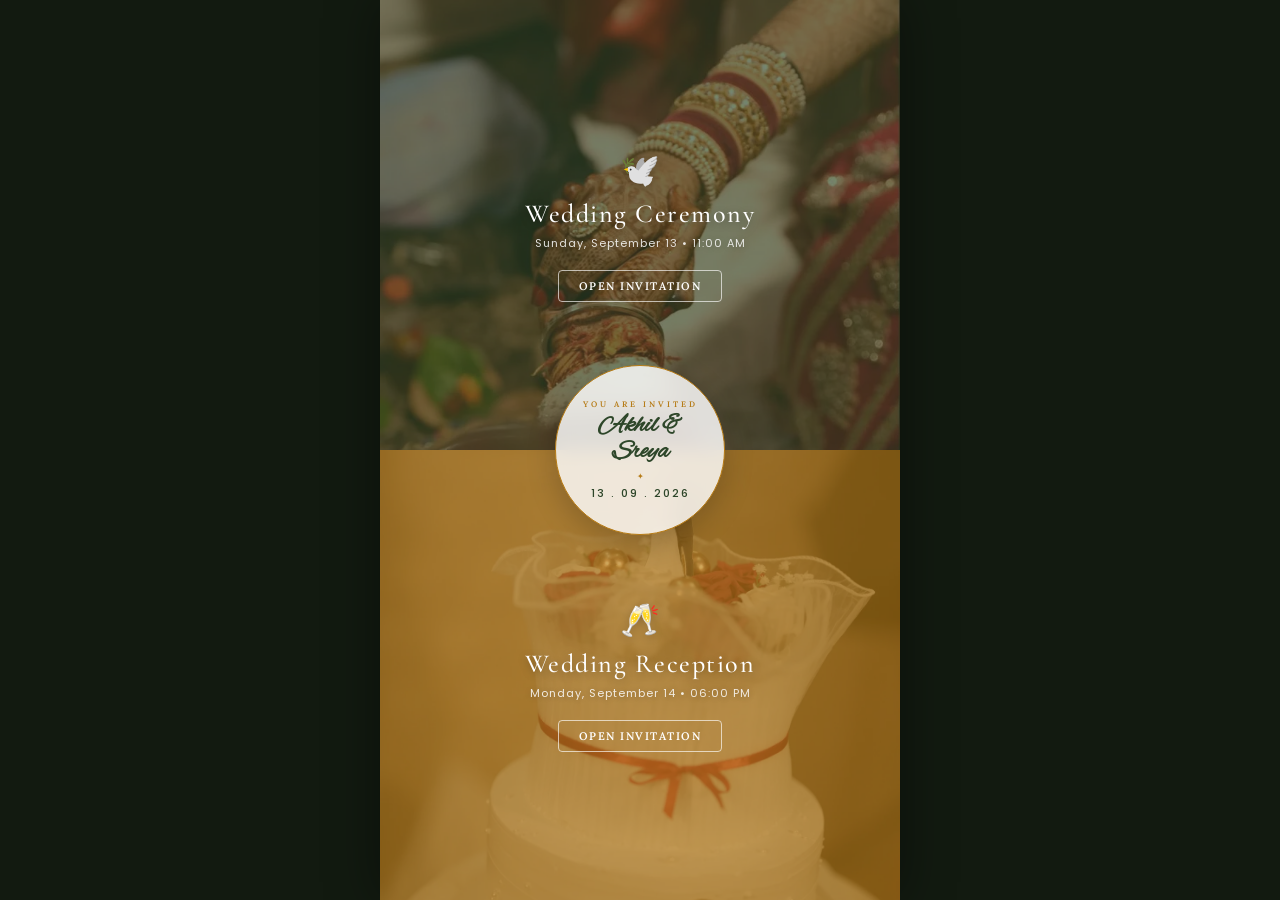
<file: index.html>
<!DOCTYPE html>
<html lang="en">
<head>
  <meta charset="UTF-8">
  <meta name="viewport" content="width=device-width, initial-scale=1.0">
  <title>The Wedding of Akhil & Sreya</title>
  <meta name="description" content="Welcome to the wedding invitation portal of Akhil & Sreya. Please select an invitation to view details.">
  <link rel="stylesheet" href="style.css">
</head>
<body>
  <div class="split-portal">

    <!-- Left Panel: Wedding Ceremony -->
    <a href="wedding/" class="portal-panel panel-wedding">
      <div class="panel-bg-container">
        <img src="assets/images/marriage.webp" alt="Wedding Background" class="panel-bg">
      </div>
      <div class="panel-overlay"></div>
      <div class="panel-content">
        <span class="panel-icon">🕊️</span>
        <h2 class="panel-title">Wedding Ceremony</h2>
        <p class="panel-details">Sunday, September 13 • 11:00 AM</p>
        <span class="panel-btn">Open Invitation</span>
      </div>
    </a>

    <!-- Right Panel: Wedding Reception -->
    <a href="reception/" target="_blank" rel="noopener" class="portal-panel panel-reception">
      <div class="panel-bg-container">
        <img src="assets/images/footer1.webp" alt="Reception Background" class="panel-bg">
      </div>
      <div class="panel-overlay"></div>
      <div class="panel-content">
        <span class="panel-icon">🥂</span>
        <h2 class="panel-title">Wedding Reception</h2>
        <p class="panel-details">Monday, September 14 • 06:00 PM</p>
        <span class="panel-btn">Open Invitation</span>
      </div>
    </a>

    <!-- Overlapping Floating Center Badge -->
    <div class="center-badge-container">
      <div class="center-badge">
        <p class="badge-subtitle">You are Invited</p>
        <h1 class="badge-names">Akhil &amp; Sreya</h1>
        <div class="badge-divider">✦</div>
        <p class="badge-date">13 . 09 . 2026</p>
      </div>
    </div>

  </div>
</body>
</html>
</file>
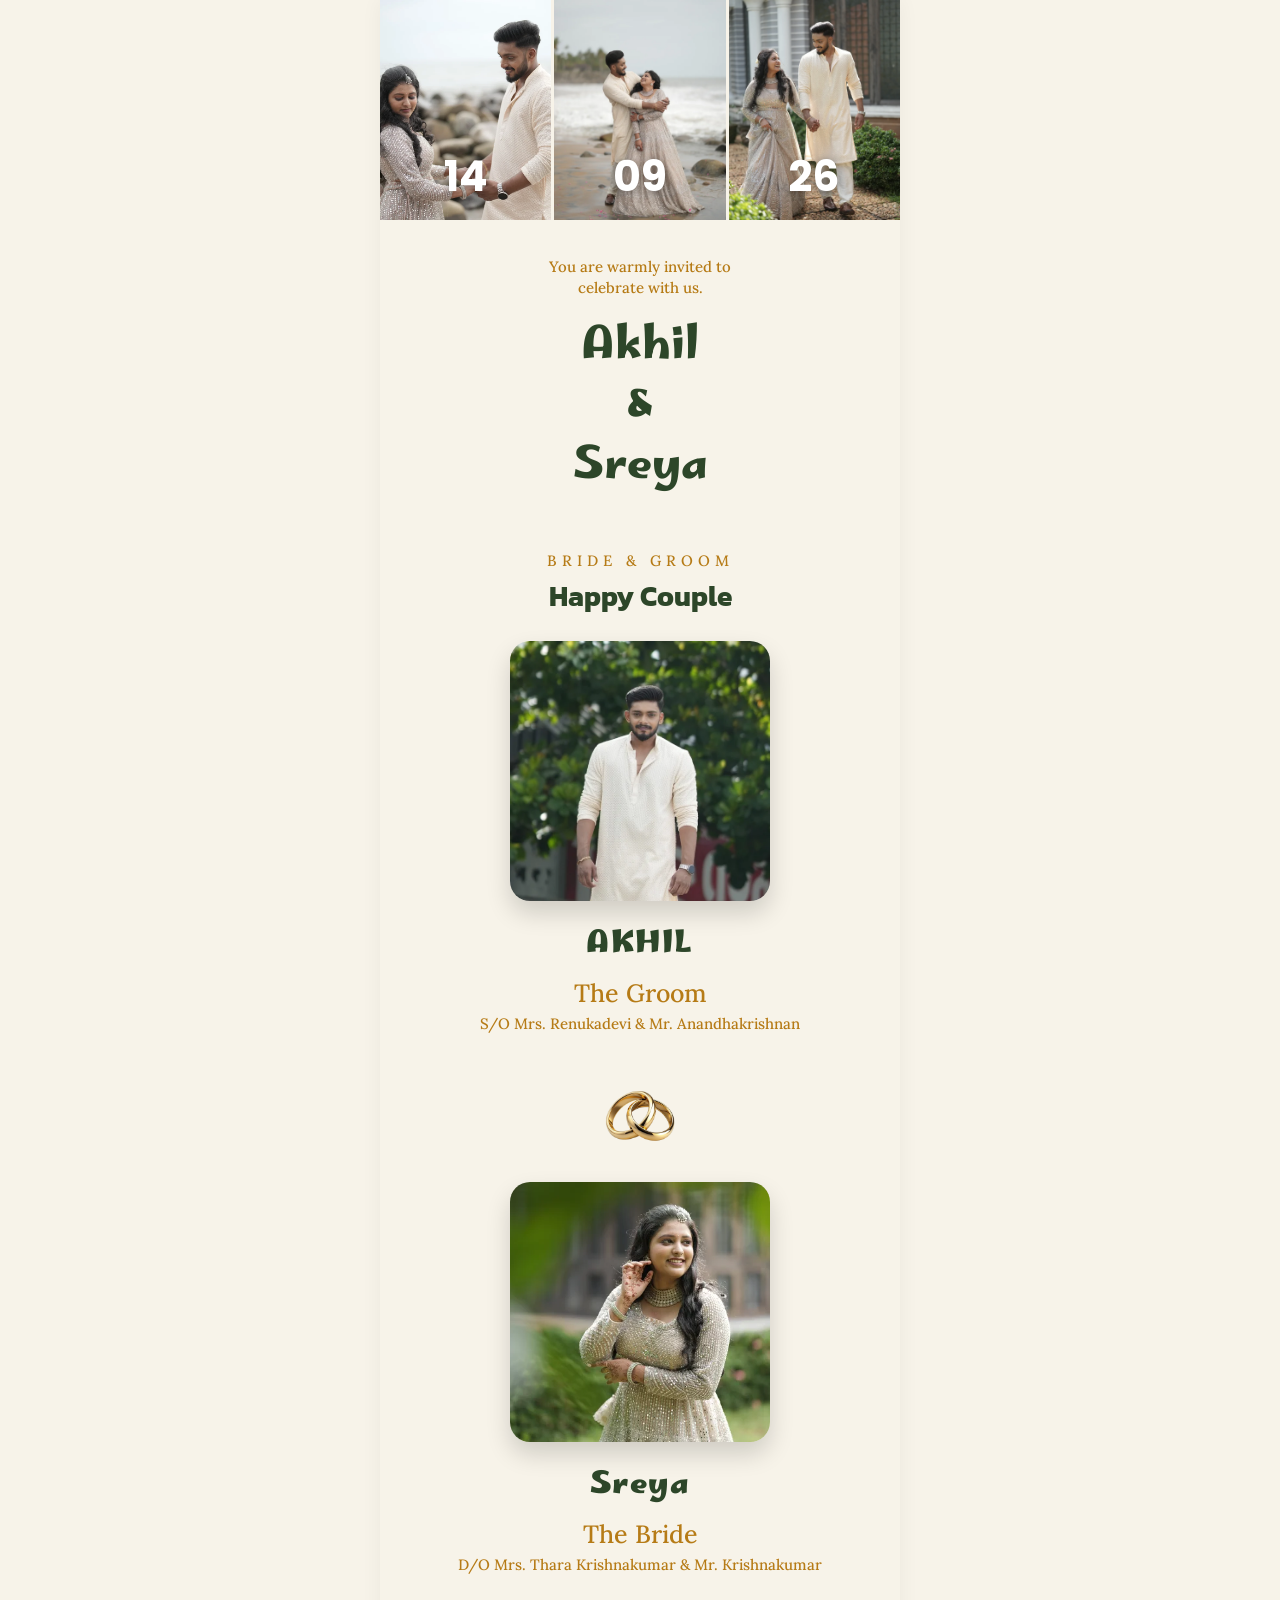
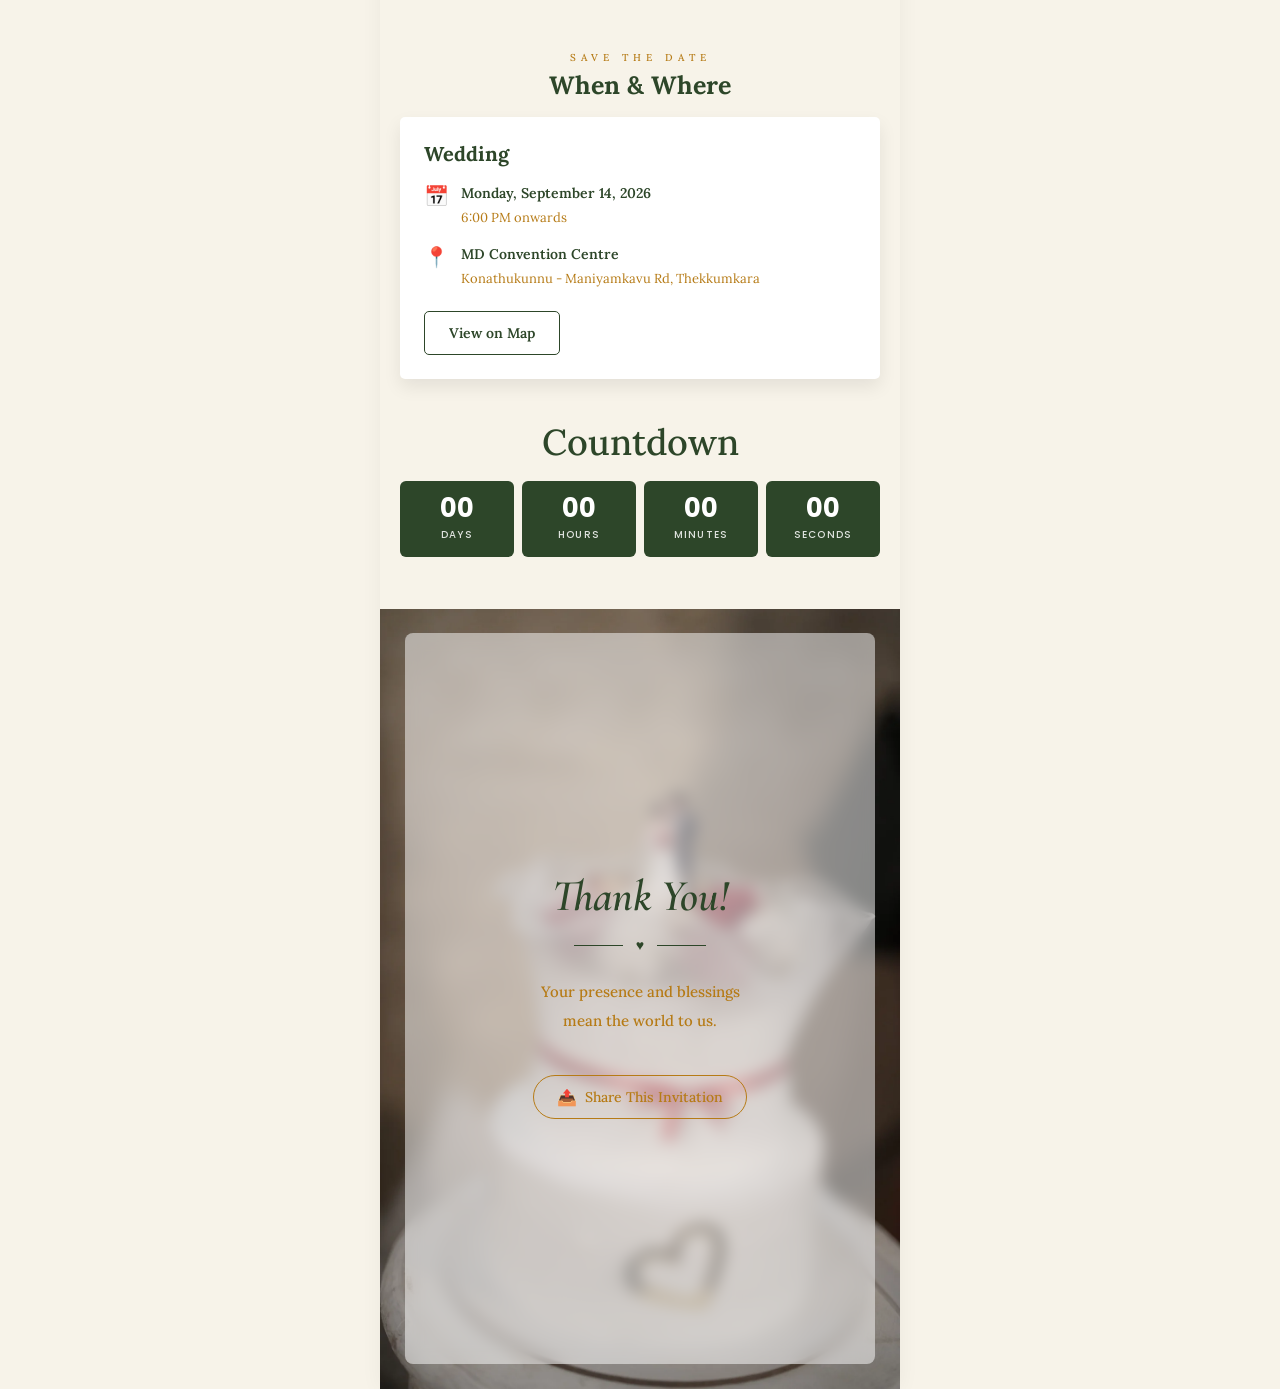
<file: reception/index.html>
<!DOCTYPE html>
<html lang="en">
<head>
  <meta charset="UTF-8">
  <meta name="viewport" content="width=device-width, initial-scale=1.0">
  <title>Wedding Reception Invitation - Akhil & Sreya</title>
  <meta name="description" content="You are warmly invited to celebrate with us. Please join us for our wedding celebration.">
  <link rel="stylesheet" href="style.css">
</head>
<body>
  <div class="app-container">
    
    <!-- 1. Top Photo Date Strip -->
    <div class="photo-date-strip">
      <div class="photo-column">
        <img src="../assets/images/banner_try.webp" alt="Wedding Banner 1" loading="eager">
        <div class="date-overlay">14</div>
      </div>
      <div class="photo-column">
        <img src="../assets/images/banner2.webp" alt="Wedding Banner 2" loading="eager">
        <div class="date-overlay">09</div>
      </div>
      <div class="photo-column">
        <img src="../assets/images/banner5.webp" alt="Wedding Banner 3" loading="eager">
        <div class="date-overlay">26</div>
      </div>
    </div>

    <!-- 2. Invitation Header -->
    <header class="invitation-header">
      <p class="gold-subtitle">You are warmly invited to<br>celebrate with us.</p>
      <h1 class="couple-names">
        <span class="name">Akhil</span>
        <span class="ampersand">&amp;</span>
        <span class="name">Sreya</span>
      </h1>
    </header>

    <!-- 3. Bride & Groom Cards Section -->
    <section class="profiles-section">
      <p class="gold-subtitle-caps">BRIDE &amp; GROOM</p>
      <h2 class="section-title">Happy Couple</h2>
      
      <!-- Groom Card -->
      <div class="profile-card">
        <div class="image-wrapper" onclick="openZoom('assets/images/groom.webp')">
          <img src="../assets/images/groom.webp" alt="AKHIL (Groom)" loading="lazy">
        </div>
        <h3 class="profile-name">AKHIL</h3>
        <p class="profile-role">The Groom</p>
        <p class="profile-parents">S/O Mrs. Renukadevi &amp; Mr. Anandhakrishnan</p>
      </div>

      <!-- Ring Divider -->
      <div class="ring-divider">
        <img src="../assets/icons/ring.png" alt="Rings" class="ring-icon" loading="lazy">
      </div>

      <!-- Bride Card -->
      <div class="profile-card">
        <div class="image-wrapper" onclick="openZoom('assets/images/bride.webp')">
          <img src="../assets/images/bride.webp" alt="Sreya (Bride)" loading="lazy">
        </div>
        <h3 class="profile-name">Sreya</h3>
        <p class="profile-role">The Bride</p>
        <p class="profile-parents">D/O Mrs. Thara Krishnakumar &amp; Mr. Krishnakumar</p>
      </div>
    </section>

    <!-- 4. When & Where Card -->
    <section class="details-section">
      <p class="gold-subtitle-caps">SAVE THE DATE</p>
      <h2 class="section-title">When &amp; Where</h2>
      
      <div class="details-card">
        <h3 class="card-heading">Wedding</h3>
        
        <div class="detail-line">
          <span class="detail-icon">📅</span>
          <div class="detail-content">
            <h4 class="detail-title">Monday, September 14, 2026</h4>
            <p class="detail-subtitle">6:00 PM onwards</p>
          </div>
        </div>

        <div class="detail-line">
          <span class="detail-icon">📍</span>
          <div class="detail-content">
            <h4 class="detail-title">MD Convention Centre</h4>
            <p class="detail-subtitle">Konathukunnu - Maniyamkavu Rd, Thekkumkara</p>
          </div>
        </div>

        <div class="button-container">
          <a class="map-button" href="https://www.google.com/maps/dir/?api=1&destination=MD+Convention+Centre,+Konathukunnu+-+Maniyamkavu+Rd,+Thekkumkara,+Kerala+680123&travelmode=driving" target="_blank" rel="noopener">
            View on Map
          </a>
        </div>
      </div>
    </section>

    <!-- 5. Countdown Section -->
    <section class="countdown-section">
      <h2 class="countdown-title">Countdown</h2>
      <div class="countdown-row">
        <div class="countdown-box">
          <span class="countdown-val" id="days">00</span>
          <span class="countdown-label">DAYS</span>
        </div>
        <div class="countdown-box">
          <span class="countdown-val" id="hours">00</span>
          <span class="countdown-label">HOURS</span>
        </div>
        <div class="countdown-box">
          <span class="countdown-val" id="minutes">00</span>
          <span class="countdown-label">MINUTES</span>
        </div>
        <div class="countdown-box">
          <span class="countdown-val" id="seconds">00</span>
          <span class="countdown-label">SECONDS</span>
        </div>
      </div>
    </section>

    <!-- 6. Footer Thank You Card -->
    <footer class="footer-section">
      <div class="footer-image-container">
        <img src="../assets/images/footer1.webp" alt="Wedding Footer Background" class="footer-bg" loading="lazy">
        <div class="thank-you-overlay">
          <div class="thank-you-card">
            <h2 class="thank-you-title">Thank You!</h2>
            
            <div class="heart-divider">
              <span class="line"></span>
              <span class="heart">♥</span>
              <span class="line"></span>
            </div>

            <p class="thank-you-text">Your presence and blessings<br>mean the world to us.</p>
            
            <button class="share-button" onclick="shareInvitation()">
              <span class="share-icon">📤</span> Share This Invitation
            </button>
          </div>
        </div>
      </div>
    </footer>

  </div>

  <!-- Zoom Dialog Modal -->
  <div id="zoomModal" class="modal" onclick="closeZoom()">
    <span class="modal-close" onclick="closeZoom()">&times;</span>
    <img class="modal-content" id="zoomedImg" alt="Zoomed image view" onclick="event.stopPropagation()">
  </div>

  <script src="script.js"></script>
</body>
</html>
</file>
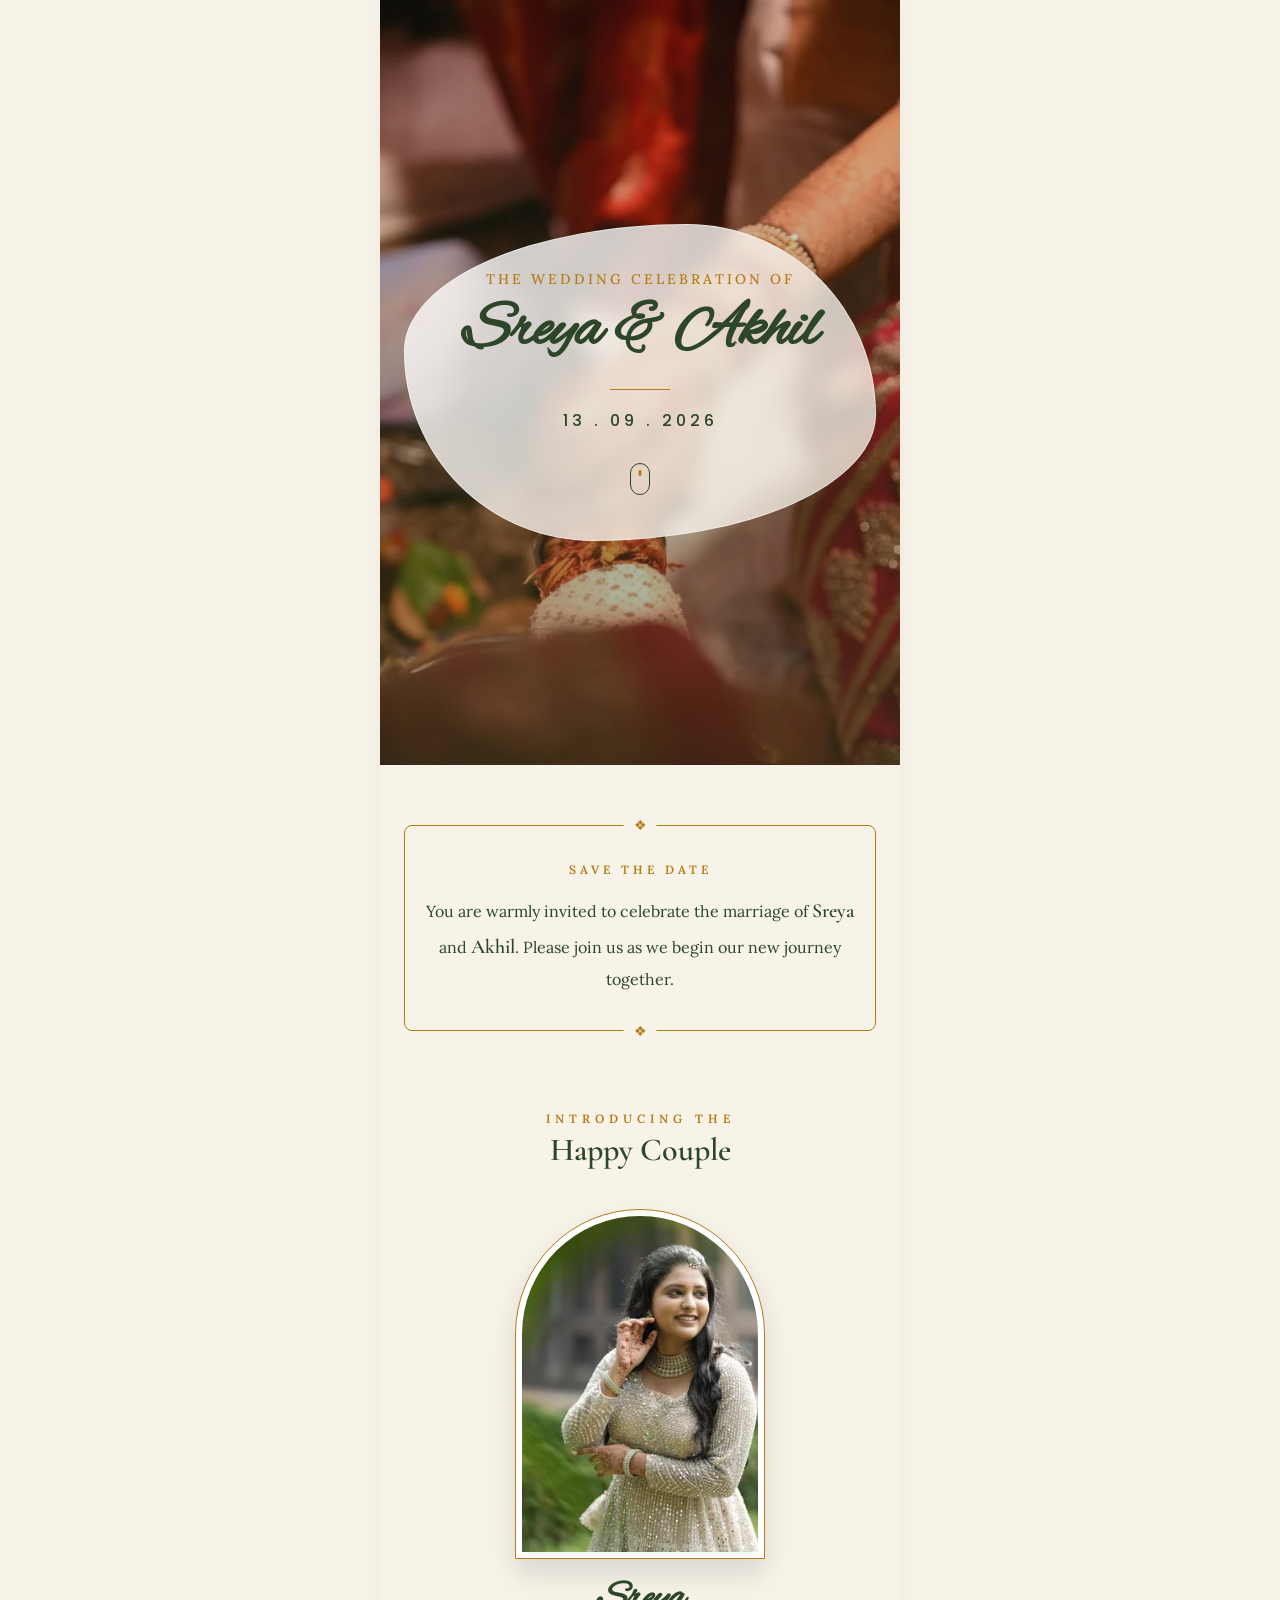
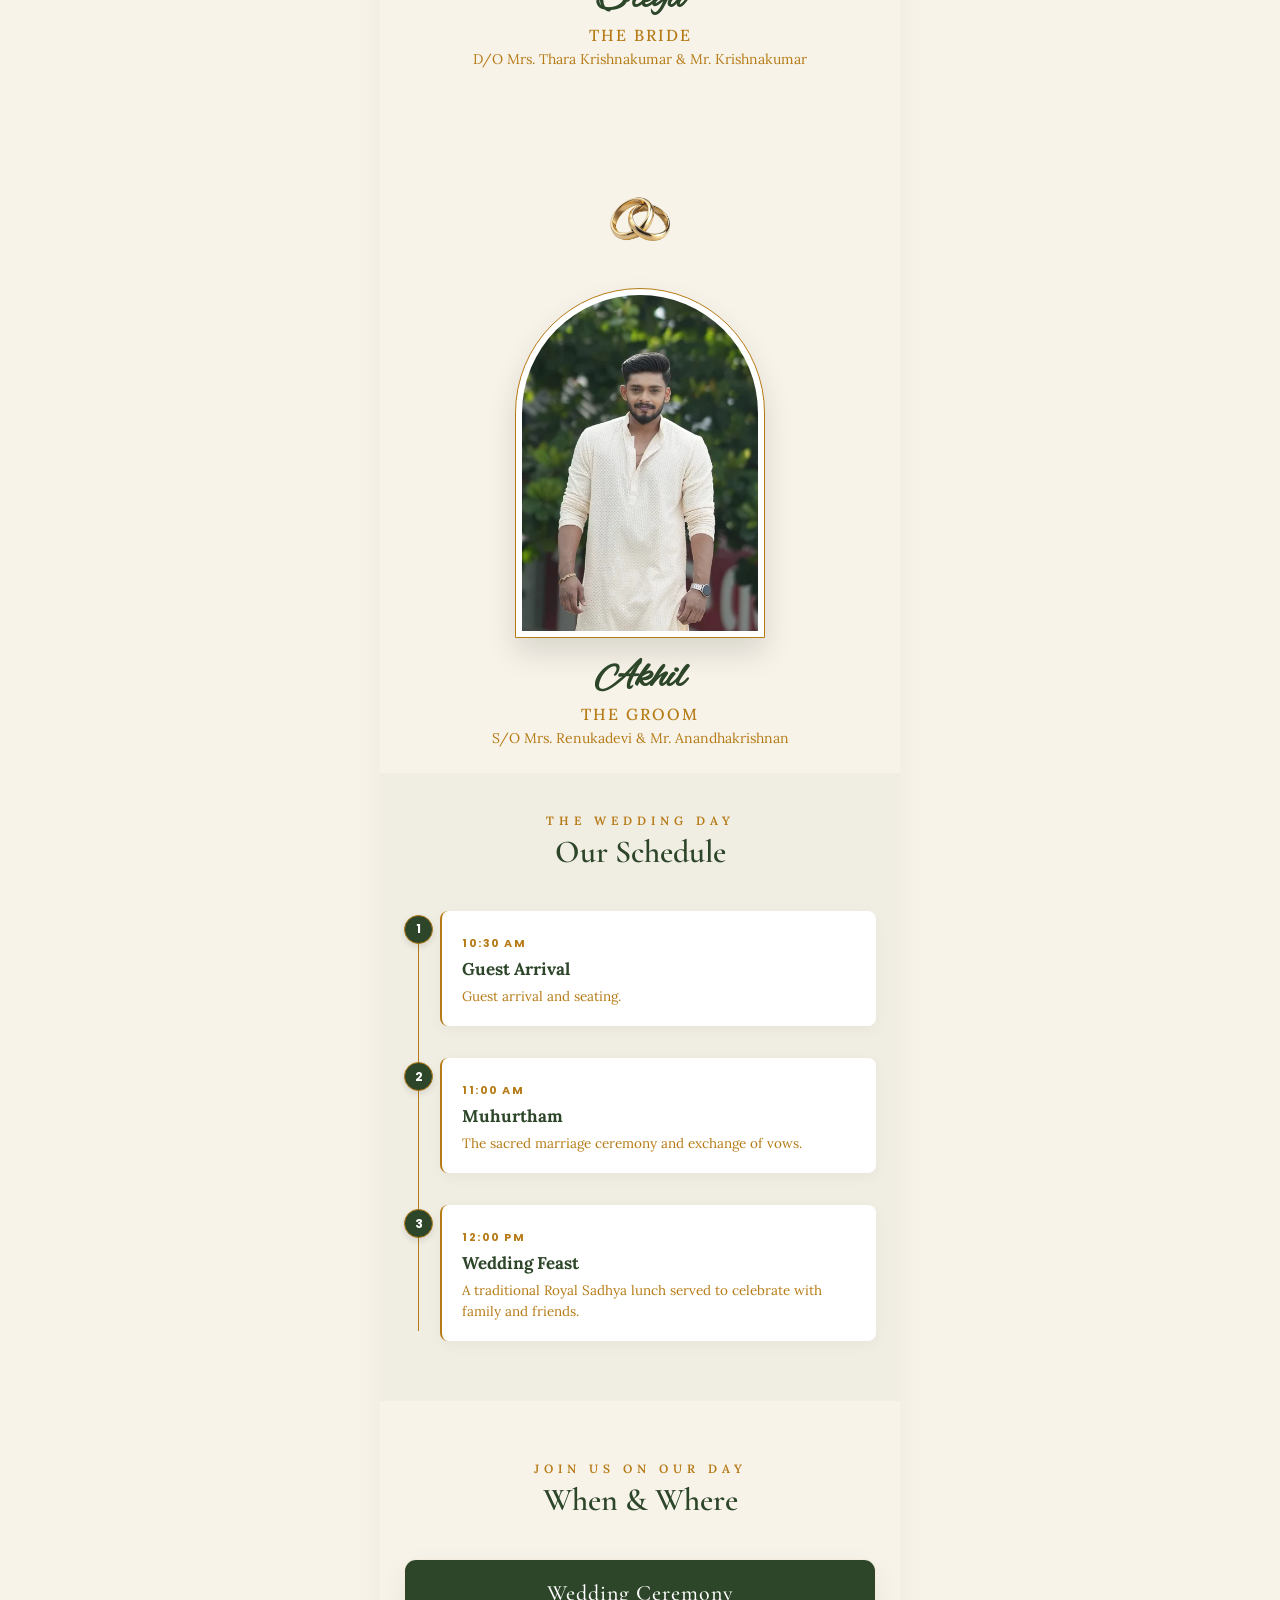
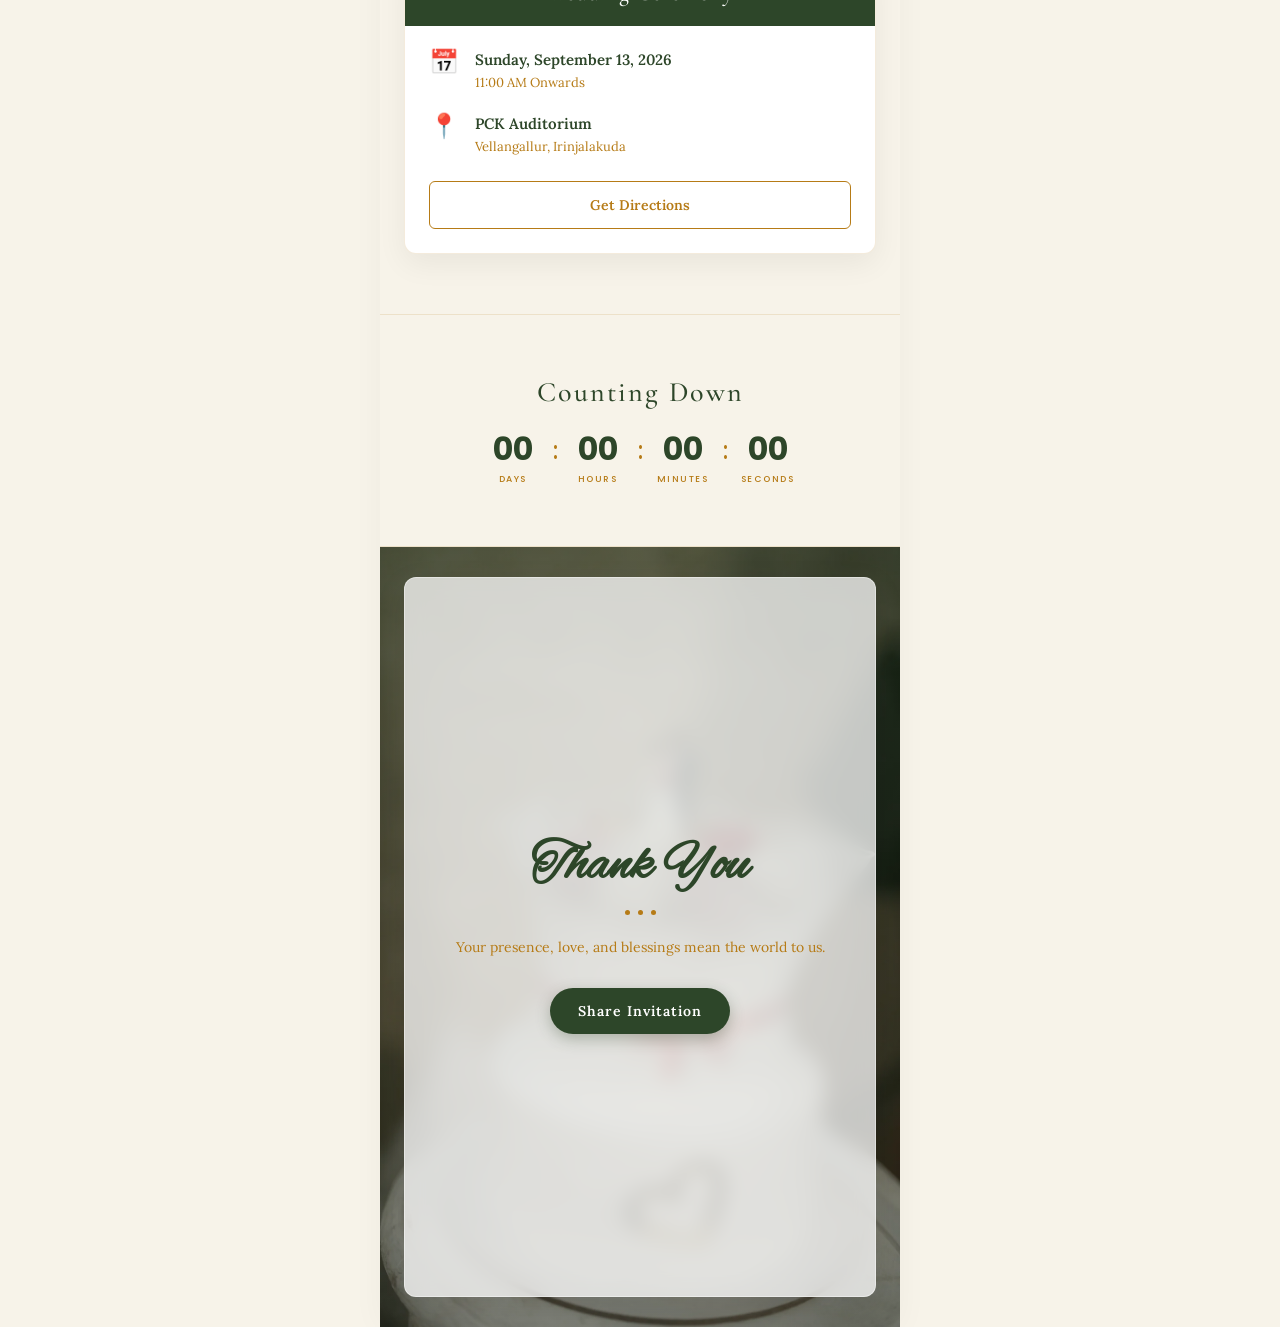
<file: wedding/index.html>
<!DOCTYPE html>
<html lang="en">
<head>
  <meta charset="UTF-8">
  <meta name="viewport" content="width=device-width, initial-scale=1.0">
  <title>The Wedding of Sreya & Akhil</title>
  <meta name="description" content="You are cordially invited to celebrate the wedding of Sreya & Akhil on September 14, 2026.">
  <link rel="stylesheet" href="style.css">
</head>
<body>
  <div class="app-container">
    
    <!-- 1. Parallax Hero Header -->
    <header class="hero-section">
      <div class="hero-bg-container">
        <img src="../assets/images/marriage.webp" alt="Wedding Banner" class="hero-bg">
      </div>
      <div class="hero-overlay">
        <div class="hero-card fade-in">
          <p class="hero-subtitle">The Wedding Celebration of</p>
          <h1 class="hero-couple-names">Sreya & Akhil</h1>
          <div class="hero-divider"></div>
          <p class="hero-date">13 . 09 . 2026</p>
          <div class="scroll-indicator">
            <span class="mouse">
              <span class="wheel"></span>
            </span>
          </div>
        </div>
      </div>
    </header>

    <!-- 2. The Invitation Message -->
    <section class="invite-intro scroll-reveal">
      <div class="ornate-border">
        <p class="intro-gold-title">SAVE THE DATE</p>
        <p class="intro-text">
          You are warmly invited to celebrate the marriage of <strong>Sreya</strong> and <strong>Akhil</strong>. Please join us as we begin our new journey together.
        </p>
      </div>
    </section>

    <!-- 3. Bride & Groom Arch Portrait Section -->
    <section class="portraits-section scroll-reveal">
      <p class="section-gold-subtitle">INTRODUCING THE</p>
      <h2 class="section-main-title">Happy Couple</h2>

       <!-- Bride Card -->
      <div class="portrait-card">
        <div class="arch-frame" onclick="openZoom('../assets/images/bride.webp')">
          <img src="../assets/images/bride.webp" alt="Sreya (Bride)" class="portrait-img">
        </div>
        <h3 class="portrait-name">Sreya</h3>
        <p class="portrait-role">The Bride</p>
        <p class="portrait-parents">D/O Mrs. Thara Krishnakumar &amp; Mr. Krishnakumar</p>
      </div>
    </section>

      <!-- Ring Divider -->
      <div class="middle-divider">
        <img src="../assets/icons/ring.png" alt="Wedding Rings" class="rings-divider-icon">
      </div>

       <!-- Groom Card -->
      <div class="portrait-card">
        <div class="arch-frame" onclick="openZoom('../assets/images/groom.webp')">
          <img src="../assets/images/groom.webp" alt="Akhil (Groom)" class="portrait-img">
        </div>
        <h3 class="portrait-name">Akhil</h3>
        <p class="portrait-role">The Groom</p>
        <p class="portrait-parents">S/O Mrs. Renukadevi &amp; Mr. Anandhakrishnan</p>
      </div>

     

    <!-- 4. Wedding Schedule Timeline -->
    <section class="timeline-section scroll-reveal">
      <p class="section-gold-subtitle">THE WEDDING DAY</p>
      <h2 class="section-main-title">Our Schedule</h2>
      
      <div class="timeline-container">
        
        <!-- Timeline Item 1 -->
        <div class="timeline-item">
          <div class="timeline-badge">1</div>
          <div class="timeline-card">
            <span class="timeline-time">10:30 AM</span>
            <h3 class="timeline-event">Guest Arrival</h3>
            <p class="timeline-desc">Guest arrival and seating.</p>
          </div>
        </div>

        <!-- Timeline Item 2 -->
        <div class="timeline-item">
          <div class="timeline-badge">2</div>
          <div class="timeline-card">
            <span class="timeline-time">11:00 AM</span>
            <h3 class="timeline-event">Muhurtham</h3>
            <p class="timeline-desc">The sacred marriage ceremony and exchange of vows.</p>
          </div>
        </div>

        <!-- Timeline Item 3 -->
        <div class="timeline-item">
          <div class="timeline-badge">3</div>
          <div class="timeline-card">
            <span class="timeline-time">12:00 PM</span>
            <h3 class="timeline-event">Wedding Feast</h3>
            <p class="timeline-desc">A traditional Royal Sadhya lunch served to celebrate with family and friends.</p>
          </div>
        </div>

      </div>
    </section>

    <!-- 5. Details Section (When & Where) -->
    <section class="details-section scroll-reveal">
      <p class="section-gold-subtitle">JOIN US ON OUR DAY</p>
      <h2 class="section-main-title">When &amp; Where</h2>
      
      <div class="modern-details-card">
        <div class="details-header">
          <h3>Wedding Ceremony</h3>
        </div>
        
        <div class="details-body">
          <div class="details-info-row">
            <span class="info-icon">📅</span>
            <div class="info-text">
              <h4>Sunday, September 13, 2026</h4>
              <p>11:00 AM Onwards</p>
            </div>
          </div>

          <div class="details-info-row">
            <span class="info-icon">📍</span>
            <div class="info-text">
              <h4>PCK Auditorium</h4>
              <p>Vellangallur, Irinjalakuda </p>
            </div>
          </div>
        </div>

        <div class="details-footer">
          <a class="direction-btn" href="https://maps.app.goo.gl/zueiu663zfuCo82b8" target="_blank" rel="noopener">
            Get Directions
          </a>
        </div>
      </div>
    </section>

    <!-- 6. Polaroid Photo Gallery Grid -->
    <!-- <section class="gallery-section scroll-reveal">
      <p class="section-gold-subtitle">CREATING MEMORIES</p>
      <h2 class="section-main-title">Captured Moments</h2>
      
      <div class="gallery-grid">
        <div class="gallery-item item-vertical scroll-reveal" onclick="openZoom('../assets/images/banner1.webp')">
          <img src="../assets/images/banner1.webp" alt="Wedding Gallery 1" loading="lazy">
        </div>
        <div class="gallery-item item-horizontal scroll-reveal" onclick="openZoom('../assets/images/banner2.webp')">
          <img src="../assets/images/banner2.webp" alt="Wedding Gallery 2" loading="lazy">
        </div>
        <div class="gallery-item item-square scroll-reveal" onclick="openZoom('../assets/images/banner5.webp')">
          <img src="../assets/images/banner5.webp" alt="Wedding Gallery 3" loading="lazy">
        </div>
        <div class="gallery-item item-tall scroll-reveal" onclick="openZoom('../assets/images/banner4.webp')">
          <img src="../assets/images/banner4.webp" alt="Wedding Gallery 4" loading="lazy">
        </div>
      </div>
    </section> -->

    <!-- 7. Elegant Minimal Countdown -->
    <section class="countdown-section scroll-reveal">
      <h2 class="countdown-title">Counting Down</h2>
      <div class="countdown-row">
        <div class="countdown-item">
          <span class="val" id="days">00</span>
          <span class="lbl">DAYS</span>
        </div>
        <div class="countdown-divider">:</div>
        <div class="countdown-item">
          <span class="val" id="hours">00</span>
          <span class="lbl">HOURS</span>
        </div>
        <div class="countdown-divider">:</div>
        <div class="countdown-item">
          <span class="val" id="minutes">00</span>
          <span class="lbl">MINUTES</span>
        </div>
        <div class="countdown-divider">:</div>
        <div class="countdown-item">
          <span class="val" id="seconds">00</span>
          <span class="lbl">SECONDS</span>
        </div>
      </div>
    </section>

    <!-- 8. Footer Block -->
    <footer class="footer-section">
      <div class="footer-img-wrapper">
        <img src="../assets/images/footer1.webp" alt="Wedding Footer Image" class="footer-img" loading="lazy">
        <div class="footer-overlay">
          <div class="footer-card">
            <h2>Thank You</h2>
            <div class="footer-divider-dots">
              <span></span><span></span><span></span>
            </div>
            <p>Your presence, love, and blessings mean the world to us.</p>
            <button class="share-btn" onclick="shareInvitation()">
              Share Invitation
            </button>
          </div>
        </div>
      </div>
    </footer>

  </div>

  <!-- Lightbox Modal -->
  <div id="zoomModal" class="modal" onclick="closeZoom()">
    <span class="close-btn">&times;</span>
    <img id="zoomedImg" class="modal-img" alt="Zoomed View" onclick="event.stopPropagation()">
  </div>

  <script src="script.js"></script>
</body>
</html>
</file>
<file: style.css>
/* Import Fonts (Alex Brush, Cormorant Garamond, Lora, Poppins) */
@import url('https://fonts.googleapis.com/css2?family=Alex+Brush&family=Cormorant+Garamond:ital,wght@0,300;0,400;0,600;1,300;1,400&family=Lora:ital,wght@0,400;0,500;0,600;1,400&family=Poppins:wght@400;500;700&display=swap');

* {
  box-sizing: border-box;
  margin: 0;
  padding: 0;
}

body {
  background-color: #121A10; /* Dark premium boundary */
  font-family: 'Lora', serif;
  display: flex;
  justify-content: center;
  align-items: center;
  min-height: 100vh;
  overflow: hidden;
  -webkit-tap-highlight-color: transparent;
}

/* Constrained mobile choice portal framework */
.split-portal {
  position: relative;
  width: 100%;
  max-width: 520px;
  height: 100vh;
  background-color: #F7F3E9;
  display: flex;
  flex-direction: column;
  box-shadow: 0 0 50px rgba(0, 0, 0, 0.4);
  overflow: hidden;
}

/* Individual choice panels */
.portal-panel {
  position: relative;
  height: 50vh;
  width: 100%;
  overflow: hidden;
  text-decoration: none;
  display: flex;
  align-items: center;
  justify-content: center;
  transition: height 0.8s cubic-bezier(0.16, 1, 0.3, 1),
              opacity 0.8s cubic-bezier(0.16, 1, 0.3, 1);
}

.panel-bg-container {
  position: absolute;
  top: 0;
  left: 0;
  width: 100%;
  height: 100%;
  z-index: 1;
}

.panel-bg {
  width: 100%;
  height: 100%;
  object-fit: cover;
  display: block;
  transition: transform 1.2s cubic-bezier(0.16, 1, 0.3, 1);
}

.panel-overlay {
  position: absolute;
  top: 0;
  left: 0;
  right: 0;
  bottom: 0;
  z-index: 2;
  transition: background-color 0.5s ease;
}

/* Theme color schemes for panels */
.panel-wedding .panel-overlay {
  background-color: rgba(45, 70, 41, 0.65); /* Rich Forest Green Overlay */
}

.panel-reception .panel-overlay {
  background-color: rgba(182, 123, 22, 0.65); /* Muted Gold Overlay */
}

/* Hover and touch interactions */
.portal-panel:hover .panel-bg {
  transform: scale(1.08);
}

.portal-panel:hover .panel-overlay {
  background-color: rgba(0, 0, 0, 0.45); /* Clearer view of photos on hover */
}

/* Panel content typography styling */
.panel-content {
  position: relative;
  z-index: 3;
  text-align: center;
  color: #FFFFFF;
  display: flex;
  flex-direction: column;
  align-items: center;
  padding: 24px;
}

.panel-icon {
  font-size: 32px;
  margin-bottom: 8px;
  display: block;
  text-shadow: 0 2px 10px rgba(0,0,0,0.2);
}

.panel-title {
  font-family: 'Cormorant Garamond', serif;
  font-size: 26px;
  font-weight: 500;
  letter-spacing: 1.5px;
  margin-bottom: 6px;
  text-shadow: 0 2px 10px rgba(0,0,0,0.3);
}

.panel-details {
  font-family: 'Poppins', sans-serif;
  font-size: 11px;
  font-weight: 400;
  letter-spacing: 1px;
  margin-bottom: 18px;
  color: rgba(255, 255, 255, 0.85);
  text-shadow: 0 1px 6px rgba(0,0,0,0.2);
}

.panel-btn {
  display: inline-block;
  background-color: transparent;
  border: 1px solid rgba(255, 255, 255, 0.65);
  color: #FFFFFF;
  font-size: 11px;
  font-weight: 600;
  text-transform: uppercase;
  letter-spacing: 1.5px;
  padding: 8px 20px;
  border-radius: 4px;
  transition: all 0.3s ease;
}

.portal-panel:hover .panel-btn {
  background-color: #FFFFFF;
  color: #2D4629;
  border-color: #FFFFFF;
}

.panel-reception:hover .panel-btn {
  color: #B67B16;
}

/* Centered Overlapping Glass Badge */
.center-badge-container {
  position: absolute;
  top: 50%;
  left: 50%;
  transform: translate(-50%, -50%);
  z-index: 10;
  pointer-events: none; /* Allows hover clicks to pass through border regions */
}

.center-badge {
  background-color: rgba(255, 255, 255, 0.82);
  backdrop-filter: blur(10px);
  -webkit-backdrop-filter: blur(10px);
  border: 1.5px solid #B67B16;
  border-radius: 50%;
  width: 170px;
  height: 170px;
  display: flex;
  flex-direction: column;
  justify-content: center;
  align-items: center;
  text-align: center;
  box-shadow: 0 8px 30px rgba(0, 0, 0, 0.2);
  pointer-events: auto; /* Restores touch focus */
  padding: 16px;
  animation: badgeScaleIn 1.6s cubic-bezier(0.16, 1, 0.3, 1) forwards;
}

@keyframes badgeScaleIn {
  0% {
    transform: scale(0.4) rotate(-15deg);
    opacity: 0;
  }
  100% {
    transform: scale(1) rotate(0deg);
    opacity: 1;
  }
}

.badge-subtitle {
  font-size: 8px;
  letter-spacing: 3px;
  color: #B67B16;
  text-transform: uppercase;
  font-weight: 600;
  margin-bottom: 4px;
}

.badge-names {
  font-family: 'Alex Brush', cursive;
  font-size: 26px;
  color: #2D4629;
  line-height: 1;
  margin-bottom: 2px;
}

.badge-divider {
  color: #B67B16;
  font-size: 8px;
  margin: 4px 0;
}

.badge-date {
  font-family: 'Poppins', sans-serif;
  font-size: 11px;
  font-weight: 500;
  letter-spacing: 2px;
  color: #2D4629;
}

/* Staggered Load Transitions for Panel contents */
.panel-wedding .panel-content {
  animation: contentReveal 1.5s cubic-bezier(0.16, 1, 0.3, 1) forwards;
  animation-delay: 0.2s;
  opacity: 0;
}

.panel-reception .panel-content {
  animation: contentReveal 1.5s cubic-bezier(0.16, 1, 0.3, 1) forwards;
  animation-delay: 0.4s;
  opacity: 0;
}

@keyframes contentReveal {
  from {
    opacity: 0;
    transform: translateY(20px);
  }
  to {
    opacity: 1;
    transform: translateY(0);
  }
}

/* Expansion transition styles for Hero Animation */
.split-portal.wedding-expanded .panel-wedding {
  height: 100vh;
}

.split-portal.wedding-expanded .panel-reception {
  height: 0vh;
  opacity: 0;
  pointer-events: none;
}

.split-portal.wedding-expanded .center-badge-container {
  opacity: 0;
  transform: translate(-50%, -50%) scale(0.6);
  transition: opacity 0.6s ease, transform 0.6s cubic-bezier(0.16, 1, 0.3, 1);
}

.split-portal.wedding-expanded .panel-wedding .panel-content {
  opacity: 0;
  transition: opacity 0.4s ease;
}

.split-portal.wedding-expanded .panel-wedding .panel-bg {
  transform: scale(1.08);
  transition: transform 0.8s cubic-bezier(0.16, 1, 0.3, 1);
}
</file>
<file: reception/style.css>
/* Import premium Google Fonts to match the original typography */
@import url('https://fonts.googleapis.com/css2?family=Cormorant+Garamond:ital,wght@1,600&family=Kanit:wght@700&family=Lora:ital,wght@0,500;0,600;0,700;1,500&family=Marhey:wght@600;700&family=Poppins:wght@500;700&display=swap');

/* Basic Resets & Theme Tokens */
* {
  box-sizing: border-box;
  margin: 0;
  padding: 0;
}

body {
  background-color: #F7F3E9; /* Cream/Off-white background */
  color: #2D4629; /* Forest green default text */
  font-family: 'Lora', serif;
  display: flex;
  justify-content: center;
  align-items: flex-start;
  min-height: 100vh;
  overflow-x: hidden;
  -webkit-tap-highlight-color: transparent;
}

/* Constrain width to 520px for a beautiful mobile-first design, 
   similar to how it looks on mobile phones, or center on desktop */
.app-container {
  width: 100%;
  max-width: 520px;
  background-color: #F7F3E9;
  box-shadow: 0 0 20px rgba(0, 0, 0, 0.05);
  display: flex;
  flex-direction: column;
}

/* 1. Top Photo Date Strip */
.photo-date-strip {
  display: grid;
  grid-template-columns: repeat(3, 1fr);
  gap: 3px;
  width: 100%;
}

.photo-column {
  position: relative;
  width: 100%;
  aspect-ratio: 0.52; /* Mobile aspect ratio (taller columns) */
  overflow: hidden;
  opacity: 0; /* Hide initially for smooth fade-in */
}

/* Staggered slide down and slide up animations */
.photo-column:nth-child(1) {
  animation: slideDownFade 6.5s cubic-bezier(0.1, 1, 0.1, 1) forwards;
}

.photo-column:nth-child(2) {
  animation: slideUpFade 6.5s cubic-bezier(0.1, 1, 0.1, 1) forwards;
  animation-delay: 0.4s;
}

.photo-column:nth-child(3) {
  animation: slideDownFade 6.5s cubic-bezier(0.1, 1, 0.1, 1) forwards;
  animation-delay: 0.8s;
}

@keyframes slideDownFade {
  from {
    transform: translateY(-50px);
    opacity: 0;
  }
  to {
    transform: translateY(0);
    opacity: 1;
  }
}

@keyframes slideUpFade {
  from {
    transform: translateY(50px);
    opacity: 0;
  }
  to {
    transform: translateY(0);
    opacity: 1;
  }
}

.photo-column img {
  width: 100%;
  height: 100%;
  object-fit: cover;
  display: block;
}

.date-overlay {
  position: absolute;
  left: 0;
  right: 0;
  bottom: 12px;
  text-align: center;
  font-family: 'Poppins', sans-serif;
  font-size: 42px;
  font-weight: 700;
  color: #FFFFFF;
  text-shadow: 0 2px 8px rgba(0, 0, 0, 0.4);
  user-select: none;
}

/* 2. Invitation Header */
.invitation-header {
  text-align: center;
  padding: 36px 20px 24px;
}

.gold-subtitle {
  font-size: 15px;
  font-weight: 500;
  color: #B67B16; /* Muted gold */
  line-height: 1.4;
  text-align: center;
}

.couple-names {
  margin-top: 12px;
  display: flex;
  flex-direction: column;
  align-items: center;
  gap: 4px;
}

.couple-names .name {
  font-family: 'Marhey', sans-serif;
  font-size: 44px;
  font-weight: 600;
  color: #2D4629;
}

.couple-names .ampersand {
  font-family: 'Marhey', sans-serif;
  font-size: 36px;
  color: #2D4629;
  line-height: 1;
}

/* 3. Profiles Section */
.profiles-section {
  display: flex;
  flex-direction: column;
  align-items: center;
  padding: 20px 20px 36px;
}

.gold-subtitle-caps {
  font-size: 15px;
  font-weight: 500;
  color: #B67B16;
  letter-spacing: 5px;
  line-height: 1.4;
  text-align: center;
}

/* For secondary headers like SAVE THE DATE which are smaller */
.details-section .gold-subtitle-caps {
  font-size: 10px;
}

.section-title {
  font-family: 'Kanit', sans-serif;
  font-size: 28px;
  font-weight: 700;
  color: #2D4629;
  margin-top: 4px;
  margin-bottom: 24px;
  text-align: center;
}

.details-section .section-title {
  font-family: 'Lora', serif;
  font-size: 25px;
  margin-bottom: 16px;
}

.profile-card {
  display: flex;
  flex-direction: column;
  align-items: center;
  text-align: center;
  width: 100%;
  margin-bottom: 20px;
}

.image-wrapper {
  width: 260px;
  height: 260px;
  border-radius: 20px;
  overflow: hidden;
  box-shadow: 0 12px 24px rgba(0, 0, 0, 0.16);
  cursor: pointer;
  transition: transform 0.3s ease;
}

.image-wrapper:hover {
  transform: scale(1.02);
}

.image-wrapper img {
  width: 100%;
  height: 100%;
  object-fit: cover;
  display: block;
  /* Start state: heavily blurred, bright, and semi-grayscale to resemble canvas paint */
  filter: blur(20px) grayscale(70%) brightness(1.15);
  transform: scale(1.08);
  opacity: 0;
  transition: filter 3s cubic-bezier(0.1, 0.8, 0.2, 1),
              transform 3s cubic-bezier(0.1, 0.8, 0.2, 1),
              opacity 3s cubic-bezier(0.1, 0.8, 0.2, 1);
}

/* Reveal state when scrolled into view */
.image-wrapper.reveal img {
  filter: blur(0px) grayscale(0%) brightness(1);
  transform: scale(1);
  opacity: 1;
}

.profile-name {
  font-family: 'Marhey', sans-serif;
  font-size: 30px;
  font-weight: 700;
  color: #2D4629;
  letter-spacing: 1.5px;
  margin-top: 18px;
}

.profile-role {
  font-size: 25px;
  font-weight: 500;
  color: #B67B16;
  margin-top: 6px;
  margin-bottom: 4px;
}

.profile-parents {
  font-size: 15px;
  font-weight: 500;
  color: #B67B16;
  line-height: 1.4;
  padding: 0 20px;
}

.ring-divider {
  margin: 24px 0;
  display: flex;
  justify-content: center;
}

.ring-icon {
  width: 80px;
  height: auto;
}

/* 4. When & Where Details Card */
.details-section {
  padding: 20px;
  display: flex;
  flex-direction: column;
  align-items: center;
}

.details-card {
  background-color: #FFFFFF;
  border-radius: 5px;
  padding: 24px;
  box-shadow: 0 8px 18px rgba(0, 0, 0, 0.08);
  width: 100%;
  max-width: 520px;
  display: flex;
  flex-direction: column;
  gap: 18px;
}

.card-heading {
  font-size: 20px;
  font-weight: 700;
  color: #2D4629;
}

.detail-line {
  display: flex;
  align-items: flex-start;
  gap: 12px;
}

.detail-icon {
  font-size: 20px;
  line-height: 1;
  margin-top: 2px;
}

.detail-content {
  display: flex;
  flex-direction: column;
  gap: 6px;
}

.detail-title {
  font-size: 14px;
  font-weight: 600;
  color: #2D4629;
}

.detail-subtitle {
  font-size: 13px;
  color: #B67B16;
  line-height: 1.5;
}

.button-container {
  display: flex;
  justify-content: flex-start;
  margin-top: 4px;
}

.map-button {
  display: inline-block;
  border: 1px solid #2D4629;
  color: #2D4629;
  background-color: #FFFFFF;
  padding: 12px 24px;
  text-decoration: none;
  font-family: 'Lora', serif;
  font-size: 14px;
  font-weight: 600;
  border-radius: 5px;
  text-align: center;
  cursor: pointer;
  transition: background-color 0.2s ease, color 0.2s ease;
}

.map-button:hover {
  background-color: #2D4629;
  color: #FFFFFF;
}

/* 5. Countdown Section */
.countdown-section {
  padding: 20px;
  display: flex;
  flex-direction: column;
  align-items: center;
  width: 100%;
}

.countdown-title {
  font-size: 36px;
  font-weight: 500;
  color: #2D4629;
  margin-bottom: 16px;
}

.countdown-row {
  display: flex;
  width: 100%;
  gap: 8px;
}

.countdown-box {
  flex: 1;
  background-color: #2D4629;
  border-radius: 6px;
  padding: 14px 0;
  display: flex;
  flex-direction: column;
  align-items: center;
  justify-content: center;
}

.countdown-val {
  font-family: 'Poppins', sans-serif;
  font-size: 26px;
  font-weight: 700;
  color: #FFFFFF;
  line-height: 1;
}

.countdown-label {
  font-family: 'Poppins', sans-serif;
  font-size: 10px;
  font-weight: 500;
  color: rgba(255, 255, 255, 0.85);
  letter-spacing: 1.2px;
  margin-top: 6px;
}

/* 6. Footer Section */
.footer-section {
  width: 100%;
  margin-top: 32px;
}

.footer-image-container {
  position: relative;
  width: 100%;
  overflow: hidden;
  display: block;
}

.footer-bg {
  width: 100%;
  height: auto;
  display: block;
  object-fit: cover;
}

.thank-you-overlay {
  position: absolute;
  top: 0;
  left: 0;
  right: 0;
  bottom: 0;
  padding: 24px 25px 25px 25px;
  display: flex;
  justify-content: center;
  align-items: center;
}

.thank-you-card {
  background-color: rgba(255, 255, 255, 0.5);
  backdrop-filter: blur(8px);
  -webkit-backdrop-filter: blur(8px);
  border-radius: 8px;
  width: 100%;
  height: 100%;
  display: flex;
  flex-direction: column;
  justify-content: center;
  align-items: center;
  text-align: center;
  padding: 24px;
}

.thank-you-title {
  font-family: 'Cormorant Garamond', serif;
  font-style: italic;
  font-size: 44px;
  font-weight: 600;
  color: #2D4629;
  line-height: 0.9;
}

.heart-divider {
  margin: 22px 0 26px 0;
  display: flex;
  align-items: center;
  justify-content: center;
  gap: 13px;
  width: 100%;
}

.heart-divider .line {
  width: 49px;
  height: 0.8px;
  background-color: #2D4629;
}

.heart-divider .heart {
  font-size: 14px;
  color: #2D4629;
  line-height: 1;
}

.thank-you-text {
  font-size: 15px;
  font-weight: 500;
  color: #B67B16;
  line-height: 1.9;
  margin-bottom: 40px; /* Gives visual breathing space before sharing button */
}

.share-button {
  background-color: transparent;
  border: 0.8px solid #B67B16;
  color: #B67B16;
  font-family: 'Lora', serif;
  font-size: 14px;
  font-weight: 500;
  padding: 12px 23px;
  border-radius: 50px; /* Stadium border */
  cursor: pointer;
  display: flex;
  align-items: center;
  gap: 8px;
  transition: background-color 0.2s ease, color 0.2s ease;
}

.share-button:hover {
  background-color: #B67B16;
  color: #FFFFFF;
}

.share-icon {
  font-size: 16px;
  line-height: 1;
}

/* Image Zoom Modal Styling */
.modal {
  display: none;
  position: fixed;
  z-index: 1000;
  left: 0;
  top: 0;
  width: 100%;
  height: 100%;
  background-color: rgba(0, 0, 0, 0.9);
  align-items: center;
  justify-content: center;
  cursor: zoom-out;
}

.modal-content {
  max-width: 90%;
  max-height: 85%;
  object-fit: contain;
  border-radius: 20px;
  cursor: default;
  transition: transform 0.2s ease;
}

.modal-close {
  position: absolute;
  top: 15px;
  right: 25px;
  color: #FFFFFF;
  font-size: 40px;
  font-weight: bold;
  cursor: pointer;
  user-select: none;
}

.modal-close:hover {
  color: #CCCCCC;
}

/* Media Query to handle tablets/desktops. If we are on desktop,
   we still keep the mobile frame, but let's make sure the layout looks
   correctly centered. */
@media (min-width: 521px) {
  /* On larger screens, the aspect ratio of top columns matches the desktop aspect ratio (0.78) */
  .photo-column {
    aspect-ratio: 0.78;
  }
}
</file>
<file: wedding/style.css>
/* Import typography (Alex Brush for elegant cursive, Cormorant for serifs, Poppins for UI) */
@import url('https://fonts.googleapis.com/css2?family=Alex+Brush&family=Cormorant+Garamond:ital,wght@0,400;0,600;1,400;1,600&family=Lora:ital,wght@0,400;0,500;0,600;1,400&family=Poppins:wght@400;500;700&display=swap');

* {
  box-sizing: border-box;
  margin: 0;
  padding: 0;
}

body {
  background-color: #F7F3E9;
  color: #2D4629;
  font-family: 'Lora', serif;
  display: flex;
  justify-content: center;
  align-items: flex-start;
  min-height: 100vh;
  overflow-x: hidden;
  -webkit-tap-highlight-color: transparent;
}

/* Base Container constrained for mobile elegance */
.app-container {
  width: 100%;
  max-width: 520px;
  background-color: #F7F3E9;
  box-shadow: 0 0 30px rgba(0, 0, 0, 0.04);
  display: flex;
  flex-direction: column;
}

/* 1. Hero Section with Parallax Feel */
.hero-section {
  position: relative;
  height: 85vh;
  width: 100%;
  overflow: hidden;
  display: flex;
  align-items: center;
  justify-content: center;
}

.hero-bg-container {
  position: absolute;
  top: 0;
  left: 0;
  width: 100%;
  height: 110%; /* Exceeds height slightly for scroll-parallax displacement */
  z-index: 1;
}

.hero-bg {
  width: 100%;
  height: 100%;
  object-fit: cover;
  display: block;
  /* Shift down slightly (20% from top) to make sure the couple's faces are fully visible */
  object-position: 50% 20%;
  animation: heroKenBurns 18s ease-in-out infinite alternate;
}

@keyframes heroKenBurns {
  0% {
    transform: scale(1.02);
    object-position: 50% 20%;
  }
  100% {
    transform: scale(1.10);
    object-position: 50% 25%;
  }
}

.hero-overlay {
  position: absolute;
  top: 0;
  left: 0;
  right: 0;
  bottom: 0;
  background: linear-gradient(to bottom, rgba(45, 70, 41, 0.15), rgba(45, 70, 41, 0.45));
  z-index: 2;
  display: flex;
  align-items: center;
  justify-content: center;
  padding: 24px;
}

.hero-card {
  /* Liquid soft gradient background */
  background: linear-gradient(135deg, rgba(255, 255, 255, 0.8), rgba(247, 243, 233, 0.75), rgba(255, 255, 255, 0.85));
  background-size: 200% 200%;
  backdrop-filter: blur(10px);
  -webkit-backdrop-filter: blur(10px);
  border: 1px solid rgba(255, 255, 255, 0.5);
  /* Liquid organic blob shape default */
  border-radius: 60% 40% 60% 40% / 40% 60% 40% 60%;
  width: 100%;
  padding: 45px 30px;
  text-align: center;
  display: flex;
  flex-direction: column;
  align-items: center;
  box-shadow: 0 15px 35px rgba(45, 70, 41, 0.12);
  transform: translateY(20px);
  opacity: 0;
  
  /* Multiple animations: reveal on load, pulsating liquid blob shape, moving gradient background */
  animation: heroCardReveal 2s cubic-bezier(0.16, 1, 0.3, 1) forwards,
             liquidBlob 12s ease-in-out infinite alternate,
             liquidBg 15s ease infinite alternate;
}

@keyframes liquidBlob {
  0% {
    border-radius: 60% 40% 60% 40% / 40% 60% 40% 60%;
  }
  33% {
    border-radius: 54% 46% 38% 62% / 49% 51% 49% 51%;
  }
  66% {
    border-radius: 42% 58% 54% 46% / 60% 40% 60% 40%;
  }
  100% {
    border-radius: 60% 40% 60% 40% / 40% 60% 40% 60%;
  }
}

@keyframes liquidBg {
  0% { background-position: 0% 50%; }
  50% { background-position: 100% 50%; }
  100% { background-position: 0% 50%; }
}

.hero-card.fade-in {
  animation: heroCardReveal 2s cubic-bezier(0.16, 1, 0.3, 1) forwards;
}

@keyframes heroCardReveal {
  to {
    transform: translateY(0);
    opacity: 1;
  }
}

.hero-subtitle {
  font-size: 14px;
  letter-spacing: 3px;
  color: #B67B16;
  text-transform: uppercase;
  font-weight: 500;
  margin-bottom: 8px;
}

.hero-couple-names {
  font-family: 'Alex Brush', cursive;
  font-size: 64px;
  color: #2D4629;
  line-height: 1.1;
  margin-bottom: 12px;
}

.hero-divider {
  width: 60px;
  height: 1px;
  background-color: #B67B16;
  margin: 10px 0;
}

.hero-date {
  font-family: 'Poppins', sans-serif;
  font-size: 16px;
  font-weight: 500;
  letter-spacing: 4px;
  color: #2D4629;
  margin-top: 8px;
}

/* Scroll indicator mouse animation */
.scroll-indicator {
  margin-top: 30px;
}

.scroll-indicator .mouse {
  width: 20px;
  height: 32px;
  border: 1.5px solid #2D4629;
  border-radius: 12px;
  display: block;
  position: relative;
}

.scroll-indicator .wheel {
  width: 3px;
  height: 6px;
  background-color: #B67B16;
  border-radius: 2px;
  display: block;
  position: absolute;
  top: 6px;
  left: 50%;
  transform: translateX(-50%);
  animation: scrollMouseWheel 1.6s infinite ease-in-out;
}

@keyframes scrollMouseWheel {
  0% { top: 6px; opacity: 1; }
  100% { top: 18px; opacity: 0; }
}

/* 2. Invitation Intro Section */
.invite-intro {
  padding: 60px 24px;
  text-align: center;
}

.ornate-border {
  border: 1px solid #B67B16;
  border-radius: 8px;
  padding: 36px 20px;
  position: relative;
}

.ornate-border::before {
  content: '❖';
  position: absolute;
  top: -10px;
  left: 50%;
  transform: translateX(-50%);
  background-color: #F7F3E9;
  color: #B67B16;
  padding: 0 10px;
  font-size: 14px;
}

.ornate-border::after {
  content: '❖';
  position: absolute;
  bottom: -10px;
  left: 50%;
  transform: translateX(-50%);
  background-color: #F7F3E9;
  color: #B67B16;
  padding: 0 10px;
  font-size: 14px;
}

.intro-gold-title {
  font-size: 12px;
  font-weight: 600;
  letter-spacing: 4px;
  color: #B67B16;
  margin-bottom: 16px;
}

.intro-text {
  font-size: 16px;
  color: #2D4629;
  line-height: 1.8;
  font-weight: 400;
}

.intro-text strong {
  font-family: 'Cormorant Garamond', serif;
  font-size: 20px;
  font-weight: 600;
  color: #2D4629;
}

/* 3. Bride & Groom Section (Arch Frames) */
.portraits-section {
  display: flex;
  flex-direction: column;
  align-items: center;
  padding: 20px 24px 60px;
}

.section-gold-subtitle {
  font-size: 12px;
  font-weight: 600;
  letter-spacing: 5px;
  color: #B67B16;
  text-align: center;
}

.section-main-title {
  font-family: 'Cormorant Garamond', serif;
  font-size: 32px;
  font-weight: 600;
  color: #2D4629;
  margin-top: 4px;
  margin-bottom: 40px;
  text-align: center;
}

.portrait-card {
  display: flex;
  flex-direction: column;
  align-items: center;
  text-align: center;
  width: 100%;
  margin-bottom: 24px;
}

/* Arch Shaped Frame using border-radius */
.arch-frame {
  width: 250px;
  height: 350px;
  border-radius: 125px 125px 0 0; /* semi-circle top, flat bottom */
  overflow: hidden;
  box-shadow: 0 15px 30px rgba(0, 0, 0, 0.12);
  border: 1px solid #B67B16;
  padding: 6px;
  background-color: #FFFFFF;
  cursor: pointer;
  transition: transform 0.4s cubic-bezier(0.16, 1, 0.3, 1), box-shadow 0.4s ease;
}

.arch-frame:hover {
  transform: translateY(-8px);
  box-shadow: 0 20px 40px rgba(0, 0, 0, 0.18);
}

.portrait-img {
  width: 100%;
  height: 100%;
  object-fit: cover;
  border-radius: 119px 119px 0 0; /* matches inner frame curve */
  display: block;
}

.portrait-name {
  font-family: 'Alex Brush', cursive;
  font-size: 40px;
  color: #2D4629;
  margin-top: 20px;
  line-height: 1;
}

.portrait-role {
  font-size: 16px;
  font-weight: 500;
  color: #B67B16;
  margin-top: 6px;
  margin-bottom: 4px;
  letter-spacing: 2px;
  text-transform: uppercase;
}

.portrait-parents {
  font-size: 14px;
  color: #B67B16;
  line-height: 1.5;
  padding: 0 12px;
}

.middle-divider {
  margin: 32px 0;
  display: flex;
  justify-content: center;
}

.rings-divider-icon {
  width: 70px;
  height: auto;
  opacity: 0.9;
}

/* 4. Wedding Schedule Timeline */
.timeline-section {
  padding: 40px 24px 60px;
  background-color: rgba(45, 70, 41, 0.03); /* subtle green tint */
}

.timeline-container {
  position: relative;
  width: 100%;
  padding-left: 36px;
  display: flex;
  flex-direction: column;
  gap: 32px;
  margin-top: 10px;
}

/* Vertical Timeline Line */
.timeline-container::before {
  content: '';
  position: absolute;
  left: 14px;
  top: 10px;
  bottom: 10px;
  width: 1px;
  background-color: #B67B16;
}

.timeline-item {
  position: relative;
  width: 100%;
}

/* Timeline bullet points */
.timeline-badge {
  position: absolute;
  left: -36px;
  top: 4px;
  width: 29px;
  height: 29px;
  border-radius: 50%;
  background-color: #2D4629;
  border: 1.5px solid #B67B16;
  color: #FFFFFF;
  font-family: 'Poppins', sans-serif;
  font-size: 12px;
  font-weight: 700;
  display: flex;
  align-items: center;
  justify-content: center;
  box-shadow: 0 3px 6px rgba(0,0,0,0.1);
  z-index: 2;
}

.timeline-card {
  background-color: #FFFFFF;
  border-radius: 8px;
  padding: 20px;
  box-shadow: 0 4px 15px rgba(0, 0, 0, 0.04);
  border-left: 2.5px solid #B67B16;
}

.timeline-time {
  font-family: 'Poppins', sans-serif;
  font-size: 11px;
  font-weight: 700;
  color: #B67B16;
  letter-spacing: 1.5px;
  display: inline-block;
  margin-bottom: 6px;
}

.timeline-event {
  font-size: 17px;
  font-weight: 700;
  color: #2D4629;
  margin-bottom: 6px;
}

.timeline-desc {
  font-size: 13.5px;
  color: #B67B16;
  line-height: 1.5;
}

/* 5. When & Where (Details section) */
.details-section {
  padding: 60px 24px;
  display: flex;
  flex-direction: column;
  align-items: center;
}

.modern-details-card {
  background-color: #FFFFFF;
  border-radius: 12px;
  overflow: hidden;
  box-shadow: 0 10px 30px rgba(0, 0, 0, 0.06);
  border: 1px solid rgba(182, 123, 22, 0.15);
  width: 100%;
}

.details-header {
  background-color: #2D4629;
  padding: 20px;
  text-align: center;
}

.details-header h3 {
  font-family: 'Cormorant Garamond', serif;
  font-size: 22px;
  color: #FFFFFF;
  font-weight: 500;
  letter-spacing: 1px;
}

.details-body {
  padding: 24px;
  display: flex;
  flex-direction: column;
  gap: 22px;
}

.details-info-row {
  display: flex;
  align-items: flex-start;
  gap: 16px;
}

.info-icon {
  font-size: 24px;
  line-height: 1;
}

.info-text {
  display: flex;
  flex-direction: column;
  gap: 4px;
}

.info-text h4 {
  font-size: 15px;
  font-weight: 600;
  color: #2D4629;
}

.info-text p {
  font-size: 13px;
  color: #B67B16;
  line-height: 1.5;
}

.details-footer {
  padding: 0 24px 24px 24px;
}

.direction-btn {
  display: block;
  background-color: transparent;
  border: 1px solid #B67B16;
  color: #B67B16;
  padding: 14px;
  text-align: center;
  text-decoration: none;
  font-weight: 600;
  font-size: 14px;
  border-radius: 6px;
  cursor: pointer;
  transition: all 0.3s ease;
}

.direction-btn:hover {
  background-color: #B67B16;
  color: #FFFFFF;
}

/* 6. Captured Moments (Gallery Grid) */
.gallery-section {
  padding: 40px 24px 60px;
}

.gallery-grid {
  display: grid;
  grid-template-columns: repeat(2, 1fr);
  gap: 12px;
  width: 100%;
}

.gallery-item {
  position: relative;
  overflow: hidden;
  border-radius: 8px;
  box-shadow: 0 5px 15px rgba(0, 0, 0, 0.05);
  background-color: #FFFFFF;
  padding: 6px 6px 20px 6px; /* polaroid styling */
  border: 1px solid rgba(0, 0, 0, 0.03);
  cursor: pointer;
  transition: transform 0.3s ease;
}

.gallery-item img {
  width: 100%;
  height: 100%;
  object-fit: cover;
  border-radius: 4px;
  display: block;
}

.gallery-item:hover {
  transform: translateY(-5px) rotate(1deg);
}

/* Make grid items asymmetric like a collage */
.item-vertical {
  grid-row: span 2;
  aspect-ratio: 0.7;
}

.item-horizontal {
  aspect-ratio: 1.3;
}

.item-square {
  aspect-ratio: 1;
}

.item-tall {
  aspect-ratio: 0.85;
}

/* 7. Elegant Minimal Countdown */
.countdown-section {
  padding: 60px 24px;
  display: flex;
  flex-direction: column;
  align-items: center;
  text-align: center;
  border-top: 1px solid rgba(182, 123, 22, 0.15);
  border-bottom: 1px solid rgba(182, 123, 22, 0.15);
}

.countdown-title {
  font-family: 'Cormorant Garamond', serif;
  font-size: 28px;
  font-weight: 500;
  color: #2D4629;
  margin-bottom: 24px;
  letter-spacing: 2px;
}

.countdown-row {
  display: flex;
  align-items: center;
  justify-content: center;
  gap: 8px;
}

.countdown-item {
  display: flex;
  flex-direction: column;
  align-items: center;
  min-width: 64px;
}

.countdown-item .val {
  font-family: 'Poppins', sans-serif;
  font-size: 32px;
  font-weight: 700;
  color: #2D4629;
  line-height: 1;
}

.countdown-item .lbl {
  font-family: 'Poppins', sans-serif;
  font-size: 9px;
  font-weight: 500;
  color: #B67B16;
  letter-spacing: 1.5px;
  margin-top: 8px;
}

.countdown-divider {
  font-family: 'Poppins', sans-serif;
  font-size: 24px;
  font-weight: 500;
  color: #B67B16;
  margin-bottom: 18px; /* alignment offset for label space */
}

/* 8. Footer Section */
.footer-section {
  width: 100%;
}

.footer-img-wrapper {
  position: relative;
  width: 100%;
  overflow: hidden;
  display: block;
}

.footer-img {
  width: 100%;
  height: auto;
  display: block;
  object-fit: cover;
}

.footer-overlay {
  position: absolute;
  top: 0;
  left: 0;
  right: 0;
  bottom: 0;
  padding: 30px 24px;
  display: flex;
  justify-content: center;
  align-items: center;
  background: linear-gradient(to top, rgba(45, 70, 41, 0.2), rgba(45, 70, 41, 0.45));
}

.footer-card {
  background-color: rgba(255, 255, 255, 0.75);
  backdrop-filter: blur(10px);
  -webkit-backdrop-filter: blur(10px);
  border: 1px solid rgba(255, 255, 255, 0.4);
  border-radius: 12px;
  width: 100%;
  height: 100%;
  display: flex;
  flex-direction: column;
  justify-content: center;
  align-items: center;
  text-align: center;
  padding: 24px;
  box-shadow: 0 10px 30px rgba(0, 0, 0, 0.1);
}

.footer-card h2 {
  font-family: 'Alex Brush', cursive;
  font-size: 54px;
  color: #2D4629;
  line-height: 1;
}

.footer-divider-dots {
  display: flex;
  gap: 8px;
  margin: 16px 0 20px 0;
}

.footer-divider-dots span {
  width: 5px;
  height: 5px;
  border-radius: 50%;
  background-color: #B67B16;
}

.footer-card p {
  font-size: 14px;
  color: #B67B16;
  line-height: 1.8;
  margin-bottom: 28px;
  padding: 0 10px;
}

.share-btn {
  background-color: #2D4629;
  border: none;
  color: #FFFFFF;
  font-family: 'Lora', serif;
  font-weight: 600;
  font-size: 14px;
  padding: 14px 28px;
  border-radius: 30px;
  cursor: pointer;
  letter-spacing: 1px;
  box-shadow: 0 5px 15px rgba(45, 70, 41, 0.3);
  transition: all 0.2s ease;
}

.share-btn:hover {
  background-color: #B67B16;
  box-shadow: 0 5px 15px rgba(182, 123, 22, 0.3);
}

/* Lightbox Modal */
.modal {
  display: none;
  position: fixed;
  z-index: 1000;
  left: 0;
  top: 0;
  width: 100%;
  height: 100%;
  background-color: rgba(0, 0, 0, 0.9);
  align-items: center;
  justify-content: center;
  cursor: zoom-out;
}

.modal-img {
  max-width: 90%;
  max-height: 85%;
  object-fit: contain;
  border-radius: 12px;
  cursor: default;
}

.close-btn {
  position: absolute;
  top: 15px;
  right: 25px;
  color: #FFFFFF;
  font-size: 40px;
  font-weight: bold;
  cursor: pointer;
}

/* Scroll reveal trigger styles */
.scroll-reveal {
  opacity: 0;
  transform: translateY(40px);
  transition: opacity 1.8s cubic-bezier(0.16, 1, 0.3, 1), 
              transform 1.8s cubic-bezier(0.16, 1, 0.3, 1);
}

.scroll-reveal.reveal-active {
  opacity: 1;
  transform: translateY(0);
}

/* Staggered Scroll Reveal for Gallery items with scale-up */
.gallery-item.scroll-reveal {
  opacity: 0;
  transform: scale(0.9) translateY(40px);
  transition: opacity 1.8s cubic-bezier(0.16, 1, 0.3, 1),
              transform 1.8s cubic-bezier(0.16, 1, 0.3, 1);
}

.gallery-item.scroll-reveal.reveal-active {
  opacity: 1;
  transform: scale(1) translateY(0);
}

.gallery-grid .gallery-item:nth-child(1) { transition-delay: 0.1s; }
.gallery-grid .gallery-item:nth-child(2) { transition-delay: 0.25s; }
.gallery-grid .gallery-item:nth-child(3) { transition-delay: 0.15s; }
.gallery-grid .gallery-item:nth-child(4) { transition-delay: 0.3s; }
</file>
